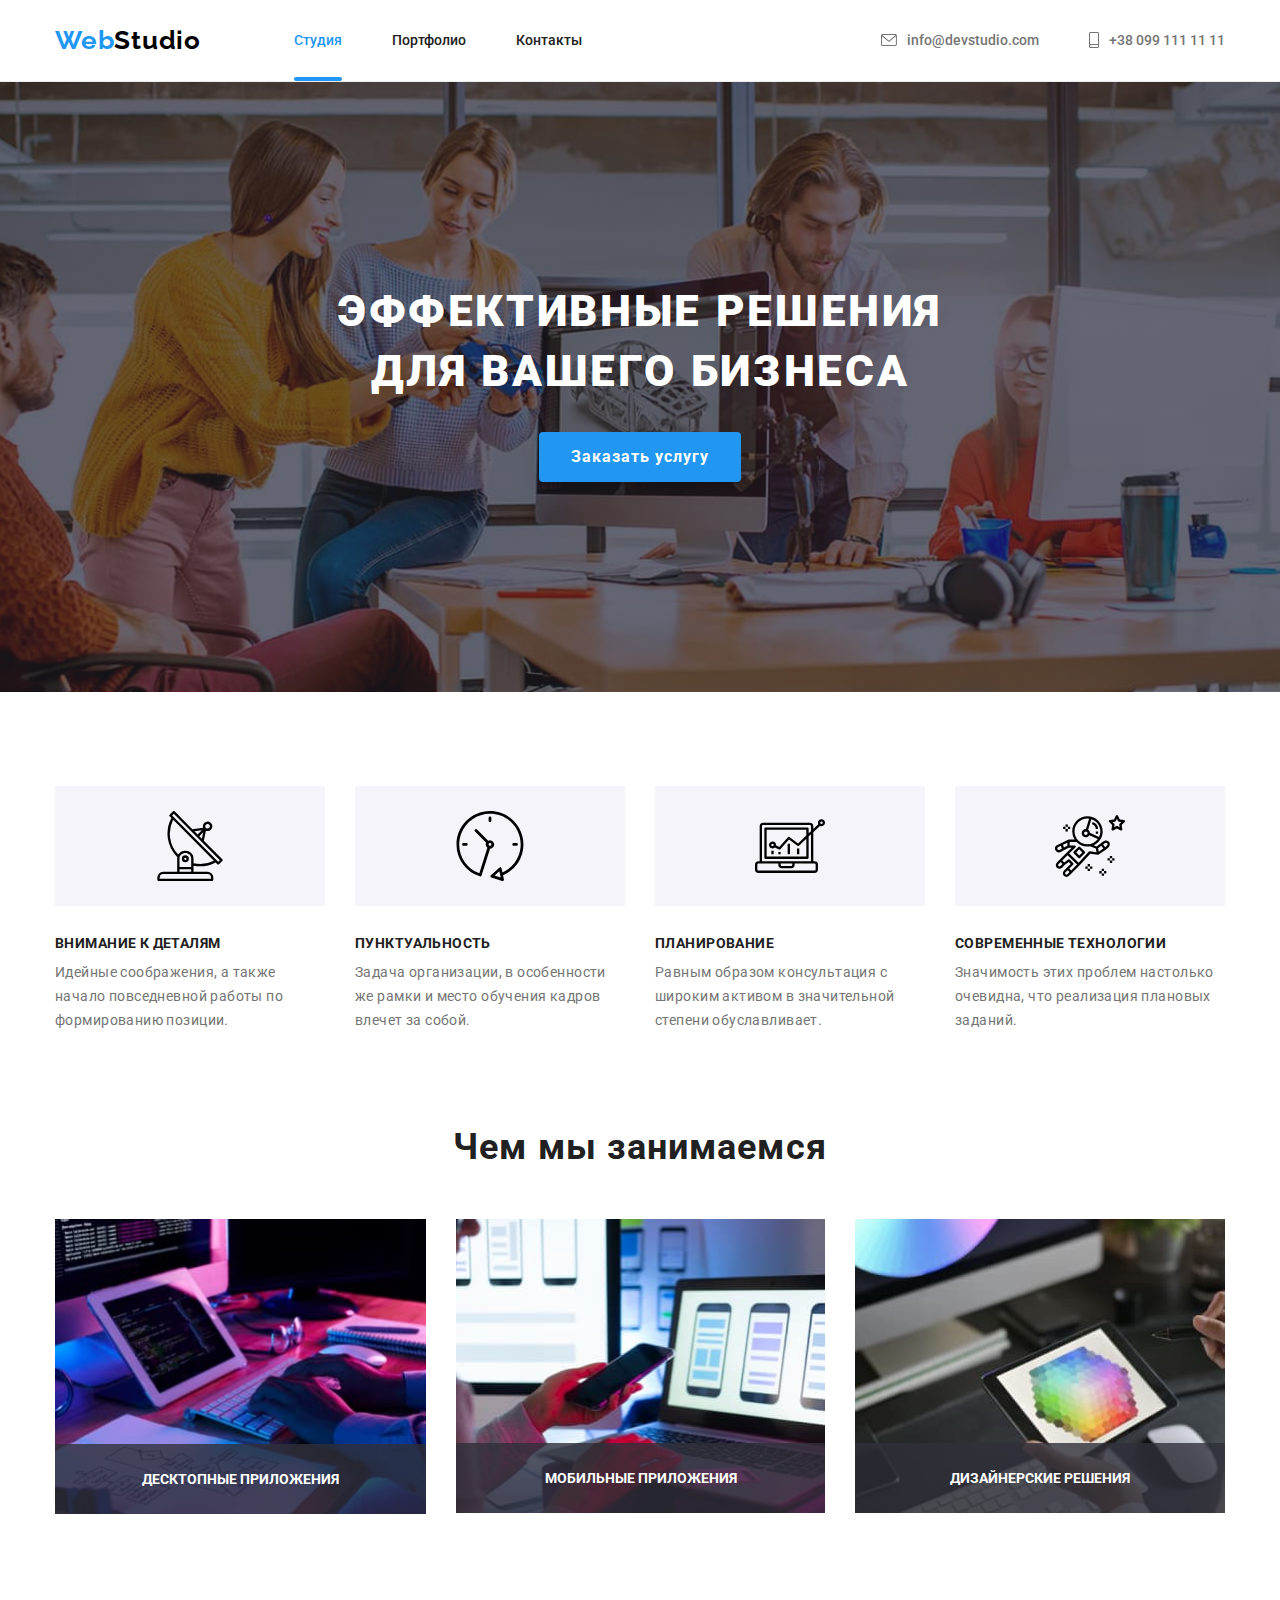
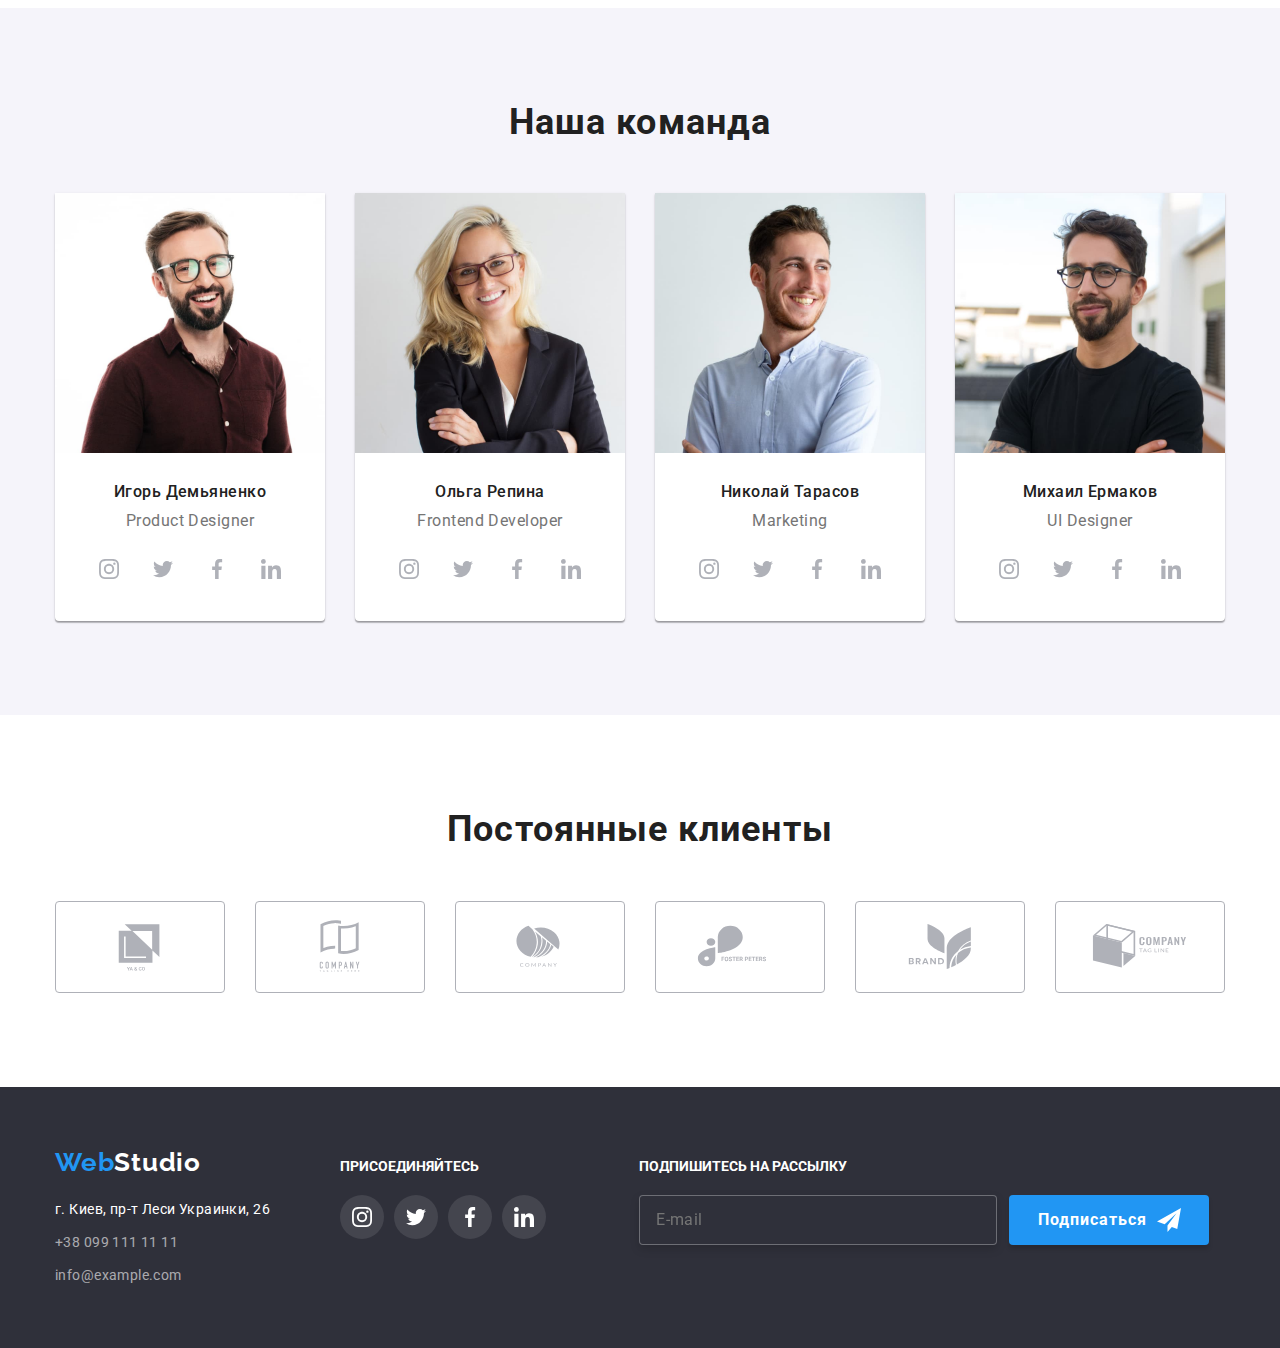
<file: index.html>
<!DOCTYPE html>
<html lang="ru">
  <head>
    <meta charset="UTF-8" />
    <meta http-equiv="X-UA-Compatible" content="IE=edge" />
    <meta name="viewport" content="width=device-width, initial-scale=1.0" />
    <link
      href="https://fonts.googleapis.com/css2?family=Raleway:wght@700&family=Roboto:wght@400;500;700;900&display=swap"
      rel="stylesheet"
    />
    <link
      rel="stylesheet"
      href="https://cdnjs.cloudflare.com/ajax/libs/modern-normalize/1.1.0/modern-normalize.min.css"
    />
    <link rel="stylesheet" href="./css/style.css" />
    <title>WebStudio</title>
  </head>
  <body class="body">
    <header class="header">
      <div class="container cont-nav">
        <a class="logo" href="index.html" lang="en"> <span class="logo-web">Web</span>Studio</a>
        <nav>
          <ul class="nav-page list">
            <li class="item"><a href="./index.html" class="link current">Студия</a></li>
            <li class="item"><a href="./portfolio.html" class="link">Портфолио</a></li>
            <li class="item"><a href="Контакты" class="link">Контакты</a></li>
          </ul>
        </nav>
        <ul class="nav-contact list">
          <li class="item">
            <a class="link contact-link" href="mailto:info@devstudio.com">
              <svg class="contact-envelope" width="16" height="12">
                <use href="./images/icons/sprite.svg#icon-envelope"></use>
              </svg>
              info@devstudio.com</a
            >
          </li>
          <li class="item">
            <a class="link contact-link" href="tel:+380991111111">
              <svg class="contact-phone" width="10" height="16">
                <use href="./images/icons/sprite.svg#icon-smartphone"></use>
              </svg>
              +38 099 111 11 11</a
            >
          </li>
        </ul>
      </div>
    </header>
    <main class="main">
      <section class="effect section overlay">
        <div class="container">
          <h1 class="effect-text">
            Эффективные решения <br />
            для вашего бизнеса
          </h1>
          <button type="button" class="button button-ef" data-modal-open>Заказать услугу</button>
        </div>
        <div class="backdrop is-hidden" data-modal>
          <div class="modal">
            <button class="close-button" type="button" data-modal-close aria-label="Закрыть окно">
              <svg class="close-modal" width="18" height="18">
                <use href="./images/icons/sprite.svg#icon-close"></use>
              </svg>
            </button>

            <form class="order-form" autocomplete="off">
              <span class="modal-title">Оставьте свои данные, мы вам перезвоним</span>
              <label class="form-field">
                <span class="form-label">Имя</span>
                <span class="form-input-container">
                  <input class="form-input" name="name" type="text" />
                  <svg class="form-input-icon" width="18" height="18">
                    <use href="./images/icons/sprite.svg#icon-person"></use>
                  </svg>
                </span>
              </label>
              <label class="form-field">
                <span class="form-label">Телефон</span>
                <span class="form-input-container">
                  <input class="form-input" name="phone" type="tel" />
                  <svg class="form-input-icon" width="18" height="18">
                    <use href="./images/icons/sprite.svg#icon-tel"></use>
                  </svg>
                </span>
              </label>
              <label class="form-field">
                <span class="form-label">Почта</span>
                <span class="form-input-container">
                  <input class="form-input" name="email" type="email" />
                  <svg class="form-input-icon" width="18" height="18">
                    <use href="./images/icons/sprite.svg#icon-mail"></use>
                  </svg>
                </span>
              </label>
              <label class="form-field comments">
                <span class="form-label">Комментарий</span>
                <textarea
                  class="form-comments"
                  name="comments"
                  placeholder="Введите текст"
                ></textarea>
              </label>
              <label class="form-checkbox">
                <span class="checkbox-container">
                  <input class="checkbox" name="agreement" type="checkbox" />
                  <svg class="checkbox-icon-checked" width="16" height="15">
                    <use href="./images/icons/sprite.svg#icon-check"></use>
                  </svg>
                  <span class="checkbox-icon-unchecked"></span>
                </span>
                <span class="checkbox-label">
                  Соглашаюсь с рассылкой и принимаю
                  <a class="checkbox-label-link" href="" target="_blank" rel="noopener noreferrer"
                    >Условия договора</a
                  >
                </span>
              </label>
              <button class="btn_send button-ef button" type="submit">Отправить</button>
            </form>
          </div>
        </div>
      </section>
      <section class="section">
        <div class="container">
          <h2 hidden>Особенности</h2>
          <ul class="feature list cont-feature">
            <li class="feature-title-item">
              <div class="feature-icon-bg">
                <svg class="feature-title-icon" width="70" height="70">
                  <use href="./images/icons/sprite.svg#icon-antenna"></use>
                </svg>
              </div>
              <h3 class="feature-title">Внимание к деталям</h3>
              <p class="feature-text">
                Идейные соображения, а также начало повседневной работы по формированию позиции.
              </p>
            </li>
            <li class="feature-title-item">
              <div class="feature-icon-bg">
                <svg class="feature-title-icon" width="70" height="70">
                  <use href="./images/icons/sprite.svg#icon-clock"></use>
                </svg>
              </div>
              <h3 class="feature-title">Пунктуальность</h3>
              <p class="feature-text">
                Задача организации, в особенности же рамки и место обучения кадров влечет за собой.
              </p>
            </li>
            <li class="feature-title-item">
              <div class="feature-icon-bg">
                <svg class="feature-title-icon" width="70" height="70">
                  <use href="./images/icons/sprite.svg#icon-diagram"></use>
                </svg>
              </div>
              <h3 class="feature-title">Планирование</h3>
              <p class="feature-text">
                Равным образом консультация с широким активом в значительной степени обуславливает.
              </p>
            </li>
            <li class="feature-title-item">
              <div class="feature-icon-bg">
                <svg class="feature-title-icon" width="70" height="70">
                  <use href="./images/icons/sprite.svg#icon-astronaut"></use>
                </svg>
              </div>
              <h3 class="feature-title">Современные технологии</h3>
              <p class="feature-text">
                Значимость этих проблем настолько очевидна, что реализация плановых заданий.
              </p>
            </li>
          </ul>
        </div>
      </section>
      <section class="section sect-task">
        <div class="container">
          <h2 class="task-list team-plus">Чем мы занимаемся</h2>
          <ul class="list task-title">
            <li class="task-item">
              <div class="task-name">
                <img
                  class="img"
                  src="./images/img_pc.jpg"
                  alt="Работа на ПК"
                  width="371"
                  height="294"
                />
                <div class="task-container">
                  <p class="task-text">ДЕСКТОПНЫЕ ПРИЛОЖЕНИЯ</p>
                </div>
              </div>
            </li>
            <li class="task-item">
              <div class="task-name">
                <img
                  class="img"
                  src="./images/img_phone.jpg"
                  alt="Работа на телефоне"
                  width="370"
                  height="294"
                />
                <div class="task-container">
                  <p class="task-text">МОБИЛЬНЫЕ ПРИЛОЖЕНИЯ</p>
                </div>
              </div>
            </li>
            <li class="task-item">
              <div class="task-name">
                <img
                  class="img"
                  src="./images/img_tab.jpg"
                  alt="Работа на планшете"
                  width="370"
                  height="294"
                />
                <div class="task-container">
                  <p class="task-text">ДИЗАЙНЕРСКИЕ РЕШЕНИЯ</p>
                </div>
              </div>
            </li>
          </ul>
        </div>
      </section>
      <section class="company section">
        <div class="container">
          <h2 class="company-title team-plus">Наша команда</h2>
          <ul class="company-cont company-list list">
            <li class="item-team">
              <img
                class="img"
                src="./images/img_PD.jpg"
                alt="Product Designer"
                width="270"
                height="260"
              />
              <div class="team-text">
                <h3 class="company-party">Игорь Демьяненко</h3>
                <p class="company-post" lang="en">Product Designer</p>
                <ul class="list company-social-list">
                  <li class="social-link-list">
                    <a href="" class="company-link-social" aria-label="instagram">
                      <svg class="company-social" width="20" height="20">
                        <use href="./images/icons/sprite.svg#icon-instagram"></use>
                      </svg>
                    </a>
                  </li>
                  <li class="social-link-list">
                    <a href="" class="company-link-social" aria-label="twitter">
                      <svg class="company-social" width="20" height="20">
                        <use href="./images/icons/sprite.svg#icon-twitter"></use>
                      </svg>
                    </a>
                  </li>
                  <li class="social-link-list">
                    <a href="" class="company-link-social" aria-label="facebook">
                      <svg class="company-social" width="20" height="20">
                        <use href="./images/icons/sprite.svg#icon-facebook"></use>
                      </svg>
                    </a>
                  </li>
                  <li class="social-link-list">
                    <a href="" class="company-link-social" aria-label="linkedin">
                      <svg class="company-social" width="20" height="20">
                        <use href="./images/icons/sprite.svg#icon-linkedin"></use>
                      </svg>
                    </a>
                  </li>
                </ul>
              </div>
            </li>
            <li class="item-team">
              <img
                class="img"
                src="./images/img_FD.jpg"
                alt="Frontend Developer"
                width="270"
                height="260"
              />
              <div class="team-text">
                <h3 class="company-party">Ольга Репина</h3>
                <p class="company-post" lang="en">Frontend Developer</p>
                <ul class="list company-social-list">
                  <li class="social-link-list">
                    <a href="" class="company-link-social" aria-label="instagram">
                      <svg class="company-social" width="20" height="20">
                        <use href="./images/icons/sprite.svg#icon-instagram"></use>
                      </svg>
                    </a>
                  </li>
                  <li class="social-link-list">
                    <a href="" class="company-link-social" aria-label="twitter">
                      <svg class="company-social" width="20" height="20">
                        <use href="./images/icons/sprite.svg#icon-twitter"></use>
                      </svg>
                    </a>
                  </li>
                  <li class="social-link-list">
                    <a href="" class="company-link-social" aria-label="facebook">
                      <svg class="company-social" width="20" height="20">
                        <use href="./images/icons/sprite.svg#icon-facebook"></use>
                      </svg>
                    </a>
                  </li>
                  <li class="social-link-list">
                    <a href="" class="company-link-social" aria-label="linkedin">
                      <svg class="company-social" width="20" height="20">
                        <use href="./images/icons/sprite.svg#icon-linkedin"></use>
                      </svg>
                    </a>
                  </li>
                </ul>
              </div>
            </li>
            <li class="item-team">
              <img class="img" src="./images/img_M.jpg" alt="Marketing" width="270" height="260" />
              <div class="team-text">
                <h3 class="company-party">Николай Тарасов</h3>
                <p class="company-post" lang="en">Marketing</p>
                <ul class="list company-social-list">
                  <li class="social-link-list">
                    <a href="" class="company-link-social" aria-label="instagram">
                      <svg class="company-social" width="20" height="20">
                        <use href="./images/icons/sprite.svg#icon-instagram"></use>
                      </svg>
                    </a>
                  </li>
                  <li class="social-link-list">
                    <a href="" class="company-link-social" aria-label="twitter">
                      <svg class="company-social" width="20" height="20">
                        <use href="./images/icons/sprite.svg#icon-twitter"></use>
                      </svg>
                    </a>
                  </li>
                  <li class="social-link-list">
                    <a href="" class="company-link-social" aria-label="facebook">
                      <svg class="company-social" width="20" height="20">
                        <use href="./images/icons/sprite.svg#icon-facebook"></use>
                      </svg>
                    </a>
                  </li>
                  <li class="social-link-list">
                    <a href="" class="company-link-social" aria-label="linkedin">
                      <svg class="company-social" width="20" height="20">
                        <use href="./images/icons/sprite.svg#icon-linkedin"></use>
                      </svg>
                    </a>
                  </li>
                </ul>
              </div>
            </li>
            <li class="item-team">
              <img
                class="img"
                src="./images/img_UI.jpg"
                alt="UI Designer"
                width="270"
                height="260"
              />
              <div class="team-text">
                <h3 class="company-party">Михаил Ермаков</h3>
                <p class="company-post" lang="en">UI Designer</p>
                <ul class="list company-social-list">
                  <li class="social-link-list">
                    <a href="" class="company-link-social" aria-label="instagram">
                      <svg class="company-social" width="20" height="20">
                        <use href="./images/icons/sprite.svg#icon-instagram"></use>
                      </svg>
                    </a>
                  </li>
                  <li class="social-link-list">
                    <a href="" class="company-link-social" aria-label="twitter">
                      <svg class="company-social" width="20" height="20">
                        <use href="./images/icons/sprite.svg#icon-twitter"></use>
                      </svg>
                    </a>
                  </li>
                  <li class="social-link-list">
                    <a href="" class="company-link-social" aria-label="facebook">
                      <svg class="company-social" width="20" height="20">
                        <use href="./images/icons/sprite.svg#icon-facebook"></use>
                      </svg>
                    </a>
                  </li>
                  <li class="social-link-list">
                    <a href="" class="company-link-social" aria-label="linkedin">
                      <svg class="company-social" width="20" height="20">
                        <use href="./images/icons/sprite.svg#icon-linkedin"></use>
                      </svg>
                    </a>
                  </li>
                </ul>
              </div>
            </li>
          </ul>
        </div>
      </section>
      <section class="section clients">
        <div class="container">
          <h2 class="clients-title">Постоянные клиенты</h2>
          <ul class="list-clients list">
            <li class="item-clients">
              <a class="link-clients" href="">
                <svg class="icon-clients" width="106" height="60">
                  <use href="./images/icons/sprite.svg#icon-Logo1"></use>
                </svg>
              </a>
            </li>
            <li class="item-clients">
              <a class="link-clients" href="">
                <svg class="icon-clients" width="106" height="60">
                  <use href="./images/icons/sprite.svg#icon-Logo2"></use>
                </svg>
              </a>
            </li>
            <li class="item-clients">
              <a class="link-clients" href="">
                <svg class="icon-clients" width="106" height="60">
                  <use href="./images/icons/sprite.svg#icon-Logo3"></use>
                </svg>
              </a>
            </li>
            <li class="item-clients">
              <a class="link-clients" href="">
                <svg class="icon-clients" width="106" height="60">
                  <use href="./images/icons/sprite.svg#icon-Logo4"></use>
                </svg>
              </a>
            </li>
            <li class="item-clients">
              <a class="link-clients" href="">
                <svg class="icon-clients" width="106" height="60">
                  <use href="./images/icons/sprite.svg#icon-Logo5"></use>
                </svg>
              </a>
            </li>
            <li class="item-clients">
              <a class="link-clients" href="">
                <svg class="icon-clients" width="106" height="60">
                  <use href="./images/icons/sprite.svg#icon-Logo6"></use>
                </svg>
              </a>
            </li>
          </ul>
        </div>
      </section>
    </main>
    <footer class="footer">
      <div class="container cont-footer">
        <div class="adress">
          <a class="logo" href="./index.html" lang="en">
            <span class="logo-web">Web</span><span class="footer-logo">Studio</span></a
          >

          <address>
            <ul class="footer-adress list">
              <li class="adr-item">
                <a class="link" href="https://goo.gl/maps/iKXkamstdU8A9RDW7"
                  >г. Киев, пр-т Леси Украинки, 26</a
                >
              </li>
              <li class="adr-item">
                <a class="link telmail" href="tel:+380991111111">+38 099 111 11 11</a>
              </li>
              <li class="adr-item">
                <a class="link telmail" href="mailto:info@example.com">info@example.com</a>
              </li>
            </ul>
          </address>
        </div>
        <div class="content">
          <h4>ПРИСОЕДИНЯЙТЕСЬ</h4>
          <ul class="social-network-footer list">
            <li class="social-footer">
              <a class="social-link-footer" href="" aria-label="Instagram">
                <svg class="network-footer" width="20" height="20">
                  <use href="./images/icons/sprite.svg#icon-instagram"></use>
                </svg>
              </a>
            </li>
            <li class="social-footer">
              <a class="social-link-footer" href="" aria-label="Twitter">
                <svg class="network-footer" width="20" height="20">
                  <use href="./images/icons/sprite.svg#icon-twitter"></use>
                </svg>
              </a>
            </li>
            <li class="social-footer">
              <a class="social-link-footer" href="" aria-label="Facebook">
                <svg class="network-footer" width="20" height="20">
                  <use href="./images/icons/sprite.svg#icon-facebook"></use>
                </svg>
              </a>
            </li>
            <li class="social-footer">
              <a class="social-link-footer" href="" aria-label="LinkedIn">
                <svg class="network-footer" width="20" height="20">
                  <use href="./images/icons/sprite.svg#icon-linkedin"></use>
                </svg>
              </a>
            </li>
          </ul>
        </div>
        <div class="footer_connect">
          <h4>ПОДПИШИТЕСЬ НА РАССЫЛКУ</h4>
          <form class="footer_connect_telegram">
            <label class="footer_connect-field">
              <input
                class="footer_connect-input"
                name="footer-email"
                type="email"
                placeholder="E-mail"
              />
            </label>

            <button type="submit" class="button footer_connect_btn">Подписаться</button>
            <svg class="footer_connect-icon" width="24" height="24">
              <use href="./images/icons/sprite.svg#icon-telegram"></use>
            </svg>
          </form>
        </div>
      </div>
    </footer>
    <script src="./js/modal.js"></script>
  </body>
</html>
</file>
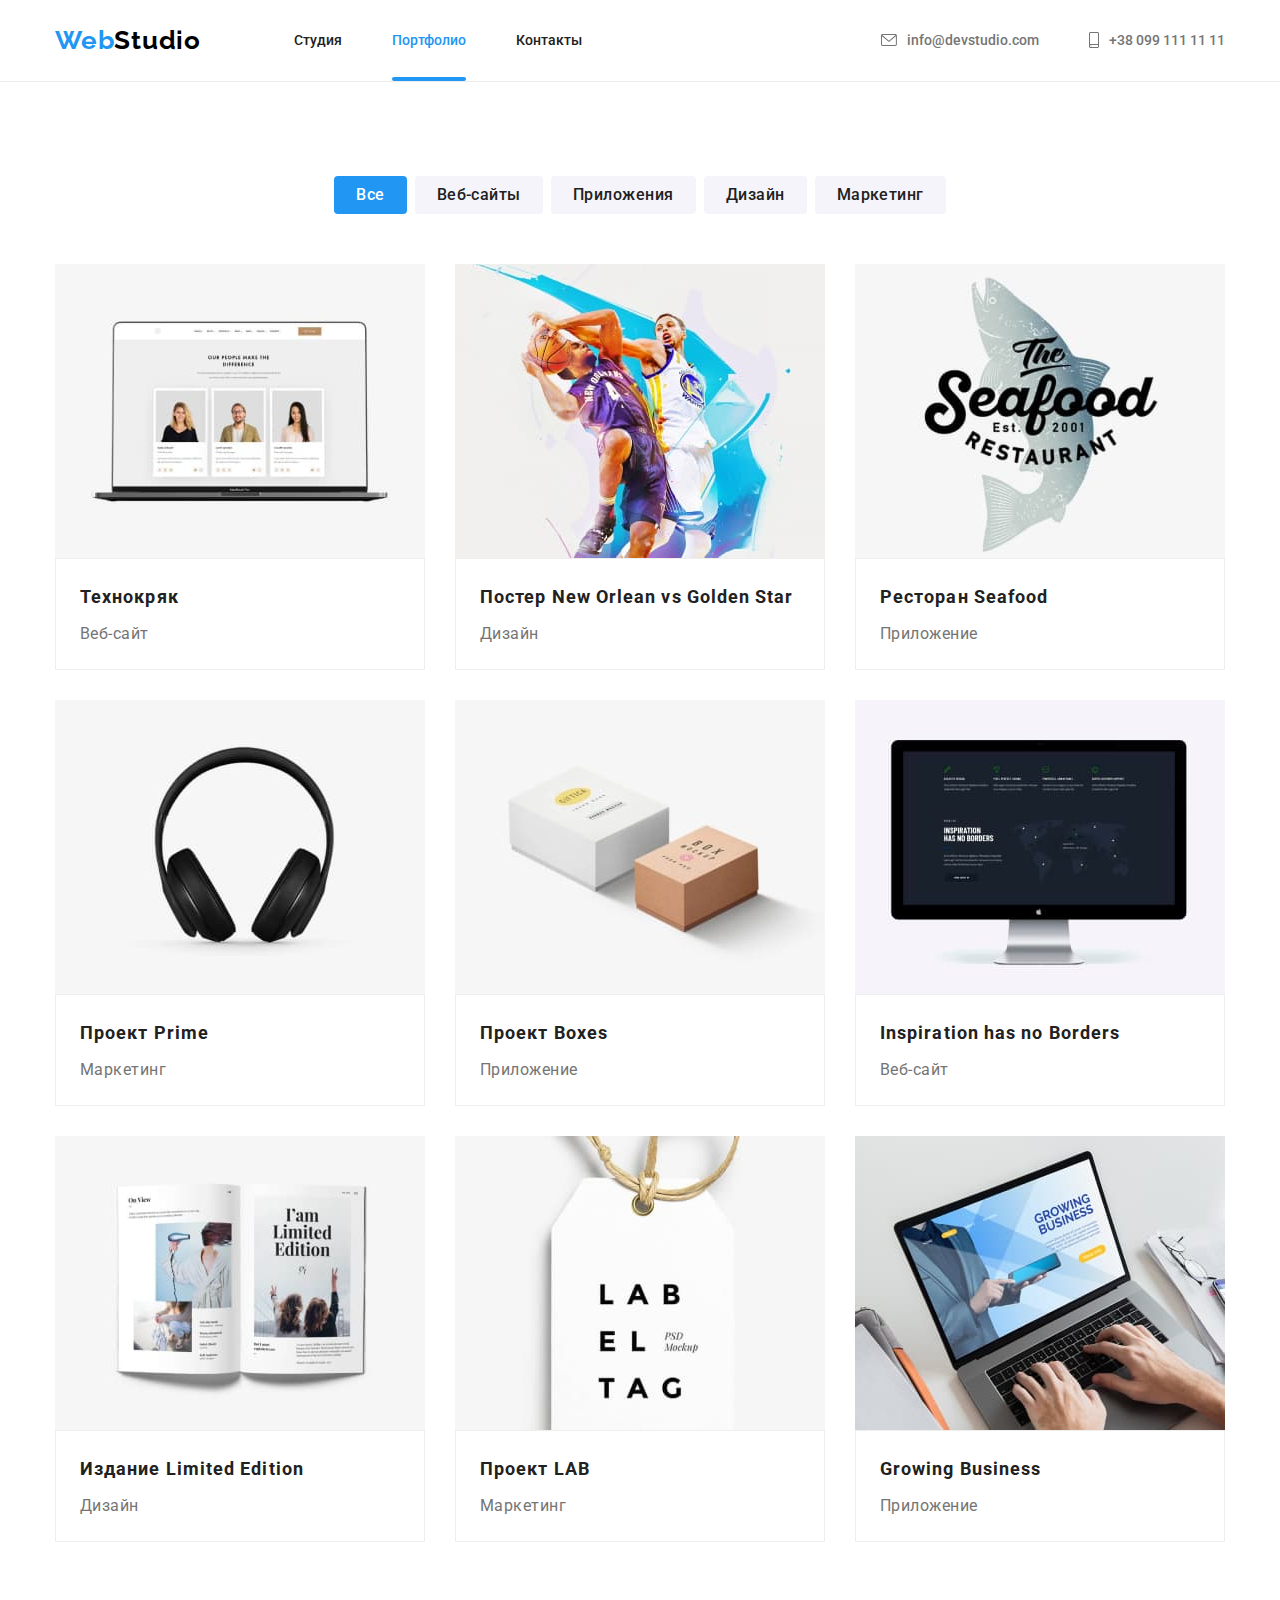
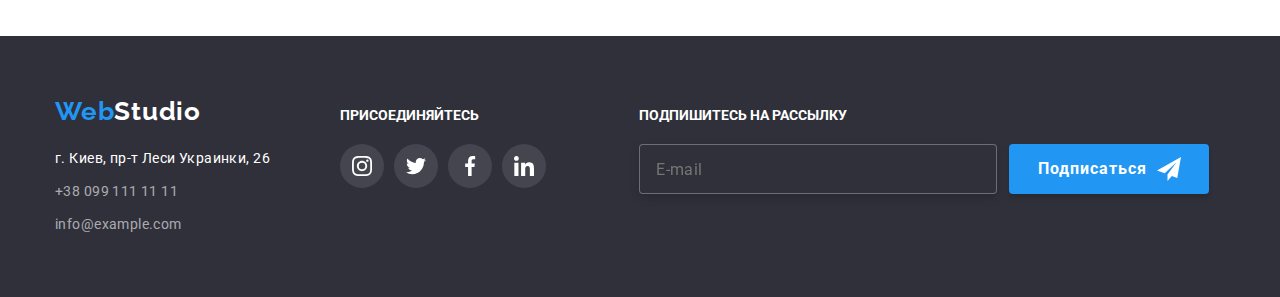
<file: portfolio.html>
<!DOCTYPE html>
<html lang="ru">
  <head>
    <meta charset="UTF-8" />
    <meta http-equiv="X-UA-Compatible" content="IE=edge" />
    <meta name="viewport" content="width=device-width, initial-scale=1.0" />
    <link
      href="https://fonts.googleapis.com/css2?family=Raleway:wght@700&family=Roboto:wght@400;500;700;900&display=swap"
      rel="stylesheet"
    />
    <link
      rel="stylesheet"
      href="https://cdnjs.cloudflare.com/ajax/libs/modern-normalize/1.1.0/modern-normalize.min.css"
    />
    <link rel="stylesheet" href="./css/style.css" />
    <title>Portfolio</title>
  </head>
  <body class="body portfolio">
    <header class="header">
      <div class="container cont-nav">
        <a class="logo" href="index.html" lang="en"> <span class="logo-web">Web</span>Studio</a>
        <nav>
          <ul class="nav-page list">
            <li class="item"><a href="./index.html" class="link">Студия</a></li>
            <li class="item"><a href="./portfolio.html" class="link current">Портфолио</a></li>
            <li class="item"><a href="Контакты" class="link">Контакты</a></li>
          </ul>
        </nav>
        <ul class="nav-contact list">
          <li class="item">
            <a class="link contact-link" href="mailto:info@devstudio.com">
              <svg class="contact-envelope" width="16" height="12">
                <use href="./images/icons/sprite.svg#icon-envelope"></use>
              </svg>
              info@devstudio.com</a
            >
          </li>
          <li class="item">
            <a class="link contact-link" href="tel:+380991111111">
              <svg class="contact-phone" width="10" height="16">
                <use href="./images/icons/sprite.svg#icon-smartphone"></use>
              </svg>
              +38 099 111 11 11</a
            >
          </li>
        </ul>
      </div>
    </header>
    <main>
      <section class="section">
        <div class="container">
          <h2 hidden>Фильтр</h2>
          <ul class="filter">
            <li class="cont-filt">
              <button type="button" class="button button-filt current">Все</button>
            </li>
            <li class="cont-filt">
              <button type="button" class="button button-filt">Веб-сайты</button>
            </li>
            <li class="cont-filt">
              <button type="button" class="button button-filt">Приложения</button>
            </li>
            <li class="cont-filt">
              <button type="button" class="button button-filt">Дизайн</button>
            </li>
            <li class="cont-filt">
              <button type="button" class="button button-filt">Маркетинг</button>
            </li>
          </ul>
          <ul class="gallery">
            <li class="gallery-item">
              <a class="gallery-link" href="">
                <div class="item-container">
                  <img
                    class="img"
                    src="./images/img_nn.jpg"
                    alt="Технокряк"
                    width="370"
                    height="294"
                  />
                  <div class="item-thumb">
                    <p class="thump-gallery">
                      Ресурс предлагает комплексные предложения с разным уровнем функционала и
                      сервисов. Все это позволит посетителю получить исчерпывающие сведения о
                      компании или частном лице.
                    </p>
                  </div>
                </div>
                <div class="gallery-text">
                  <h2 class="gallery-name">Технокряк</h2>
                  <p class="gallery-comment">Веб-сайт</p>
                </div>
              </a>
            </li>
            <li class="gallery-item">
              <a class="gallery-link" href="">
                <div class="item-container">
                  <img
                    class="img"
                    src="./images/img_bb.jpg"
                    alt="Постер New Orlean vs Golden Star"
                    width="370"
                    height="294"
                  />
                  <div class="item-thumb">
                    <p class="thump-gallery">
                      Ресурс предлагает комплексные предложения с разным уровнем функционала и
                      сервисов. Все это позволит посетителю получить исчерпывающие сведения о
                      компании или частном лице.
                    </p>
                  </div>
                </div>
                <div class="gallery-text">
                  <h2 class="gallery-name">Постер New Orlean vs Golden Star</h2>
                  <p class="gallery-comment">Дизайн</p>
                </div>
              </a>
            </li>
            <li class="gallery-item">
              <a class="gallery-link" href="">
                <div class="item-container">
                  <img
                    class="img"
                    src="./images/img_sea.jpg"
                    alt="Ресторан Seafood"
                    width="370"
                    height="294"
                  />
                  <div class="item-thumb">
                    <p class="thump-gallery">
                      Ресурс предлагает комплексные предложения с разным уровнем функционала и
                      сервисов. Все это позволит посетителю получить исчерпывающие сведения о
                      компании или частном лице.
                    </p>
                  </div>
                </div>
                <div class="gallery-text">
                  <h2 class="gallery-name">Ресторан Seafood</h2>
                  <p class="gallery-comment">Приложение</p>
                </div>
              </a>
            </li>
            <li class="gallery-item">
              <a class="gallery-link" href="">
                <div class="item-container">
                  <img
                    class="img"
                    src="./images/img_na.jpg"
                    alt="Проект Prime"
                    width="370"
                    height="294"
                  />
                  <div class="item-thumb">
                    <p class="thump-gallery">
                      Ресурс предлагает комплексные предложения с разным уровнем функционала и
                      сервисов. Все это позволит посетителю получить исчерпывающие сведения о
                      компании или частном лице.
                    </p>
                  </div>
                </div>
                <div class="gallery-text">
                  <h2 class="gallery-name">Проект Prime</h2>
                  <p class="gallery-comment">Маркетинг</p>
                </div>
              </a>
            </li>
            <li class="gallery-item">
              <a class="gallery-link" href="">
                <div class="item-container">
                  <img
                    class="img"
                    src="./images/img_box.jpg"
                    alt="Проект Boxes"
                    width="370"
                    height="294"
                  />
                  <div class="item-thumb">
                    <p class="thump-gallery">
                      Ресурс предлагает комплексные предложения с разным уровнем функционала и
                      сервисов. Все это позволит посетителю получить исчерпывающие сведения о
                      компании или частном лице.
                    </p>
                  </div>
                </div>
                <div class="gallery-text">
                  <h2 class="gallery-name">Проект Boxes</h2>
                  <p class="gallery-comment">Приложение</p>
                </div>
              </a>
            </li>
            <li class="gallery-item">
              <a class="gallery-link" href="">
                <div class="item-container">
                  <img
                    class="img"
                    src="./images/img_d.jpg"
                    alt="Inspiration has no Borders"
                    width="370"
                    height="294"
                  />
                  <div class="item-thumb">
                    <p class="thump-gallery">
                      Ресурс предлагает комплексные предложения с разным уровнем функционала и
                      сервисов. Все это позволит посетителю получить исчерпывающие сведения о
                      компании или частном лице.
                    </p>
                  </div>
                </div>
                <div class="gallery-text">
                  <h2 class="gallery-name" lang="en">Inspiration has no Borders</h2>
                  <p class="gallery-comment">Веб-сайт</p>
                </div>
              </a>
            </li>
            <li class="gallery-item">
              <a class="gallery-link" href="">
                <div class="item-container">
                  <img
                    class="img"
                    src="./images/img_b.jpg"
                    alt="Издание Limited Edition"
                    width="370"
                    height="294"
                  />
                  <div class="item-thumb">
                    <p class="thump-gallery">
                      Ресурс предлагает комплексные предложения с разным уровнем функционала и
                      сервисов. Все это позволит посетителю получить исчерпывающие сведения о
                      компании или частном лице.
                    </p>
                  </div>
                </div>
                <div class="gallery-text">
                  <h2 class="gallery-name">Издание Limited Edition</h2>
                  <p class="gallery-comment">Дизайн</p>
                </div>
              </a>
            </li>
            <li class="gallery-item">
              <a class="gallery-link" href="">
                <div class="item-container">
                  <img
                    class="img"
                    src="./images/img_lab.jpg"
                    alt="Проект LAB"
                    width="370"
                    height="294"
                  />
                  <div class="item-thumb">
                    <p class="thump-gallery">
                      Ресурс предлагает комплексные предложения с разным уровнем функционала и
                      сервисов. Все это позволит посетителю получить исчерпывающие сведения о
                      компании или частном лице.
                    </p>
                  </div>
                </div>
                <div class="gallery-text">
                  <h2 class="gallery-name">Проект LAB</h2>
                  <p class="gallery-comment">Маркетинг</p>
                </div>
              </a>
            </li>
            <li class="gallery-item">
              <a class="gallery-link" href="">
                <div class="item-container">
                  <img
                    class="img"
                    src="./images/img_n.jpg"
                    alt="Growing Business"
                    width="370"
                    height="294"
                  />
                  <div class="item-thumb">
                    <p class="thump-gallery">
                      Ресурс предлагает комплексные предложения с разным уровнем функционала и
                      сервисов. Все это позволит посетителю получить исчерпывающие сведения о
                      компании или частном лице.
                    </p>
                  </div>
                </div>
                <div class="gallery-text">
                  <h2 class="gallery-name" lang="en">Growing Business</h2>
                  <p class="gallery-comment">Приложение</p>
                </div>
              </a>
            </li>
          </ul>
        </div>
      </section>
    </main>
    <footer class="footer">
      <div class="container cont-footer">
        <div class="adress">
          <a class="logo" href="./index.html" lang="en">
            <span class="logo-web">Web</span><span class="footer-logo">Studio</span></a
          >

          <address>
            <ul class="footer-adress list">
              <li class="adr-item">
                <a class="link" href="https://goo.gl/maps/iKXkamstdU8A9RDW7"
                  >г. Киев, пр-т Леси Украинки, 26</a
                >
              </li>
              <li class="adr-item">
                <a class="link telmail" href="tel:+380991111111">+38 099 111 11 11</a>
              </li>
              <li class="adr-item">
                <a class="link telmail" href="mailto:info@example.com">info@example.com</a>
              </li>
            </ul>
          </address>
        </div>
        <div class="content">
          <h4>ПРИСОЕДИНЯЙТЕСЬ</h4>
          <ul class="social-network-footer list">
            <li class="social-footer">
              <a class="social-link-footer" href="" aria-label="Instagram">
                <svg class="network-footer" width="20" height="20">
                  <use href="./images/icons/sprite.svg#icon-instagram"></use>
                </svg>
              </a>
            </li>
            <li class="social-footer">
              <a class="social-link-footer" href="" aria-label="Twitter">
                <svg class="network-footer" width="20" height="20">
                  <use href="./images/icons/sprite.svg#icon-twitter"></use>
                </svg>
              </a>
            </li>
            <li class="social-footer">
              <a class="social-link-footer" href="" aria-label="Facebook">
                <svg class="network-footer" width="20" height="20">
                  <use href="./images/icons/sprite.svg#icon-facebook"></use>
                </svg>
              </a>
            </li>
            <li class="social-footer">
              <a class="social-link-footer" href="" aria-label="LinkedIn">
                <svg class="network-footer" width="20" height="20">
                  <use href="./images/icons/sprite.svg#icon-linkedin"></use>
                </svg>
              </a>
            </li>
          </ul>
        </div>
        <div class="footer_connect">
          <h4>ПОДПИШИТЕСЬ НА РАССЫЛКУ</h4>
          <form class="footer_connect_telegram">
            <label class="footer_connect-field">
              <input
                class="footer_connect-input"
                name="footer-email"
                type="email"
                placeholder="E-mail"
              />
            </label>

            <button type="submit" class="button footer_connect_btn">Подписаться</button>
            <svg class="footer_connect-icon" width="24" height="24">
              <use href="./images/icons/sprite.svg#icon-telegram"></use>
            </svg>
          </form>
        </div>
      </div>
    </footer>
  </body>
</html>
</file>
<file: css/style.css>
/*Переменные для цветовой палитры*/
:root {
  --hover-color: #2196f3;
  --white-color: #fff;
  --black-color: #000;
  --title-color: #757575;
  --back-color-ef: #2f303a;
  --box-shadow: rgba(0, 0, 0, 0.15);
  --back-company: #f5f4fa;
  --telmail: rgba(255, 255, 255, 0.6);
  --button-back: #f5f4fa;
  --back-portfolio: #e5e5e5;
  --shadow-filt01: rgba(0, 0, 0, 0.1);
  --shadow-filt08: rgba(0, 0, 0, 0.08);
  --shadow-filt012: rgba(0, 0, 0, 0.12);
  --head-color: #212121;
  --back-color-button: #188ce8;
  --border-color: #ececec;
  --border-portfolio: #eeeeee;
  --color-icon: #afb1b8;
}
/*Основное для страницы*/
html {
  box-sizing: border-box;
}
*,
*::before,
*::after {
  box-sizing: inherit;
}

h1,
h2,
h3,
h4,
h5,
h6,
p,
ul {
  margin-top: 0;
  margin-bottom: 0;
}
ul {
  padding-left: 0;
}

.container {
  width: 1200px;
  margin: 0 auto;
  padding-left: 15px;
  padding-right: 15px;
}

.section {
  padding-top: 94px;
  padding-bottom: 94px;
}

.list,
.main .company-list,
.task-list,
.company-title,
.clients-title,
.gallery {
  list-style-type: none;
  margin: 0;
  padding: 0;
}

.sect-task {
  padding-top: 0px;
}
.body {
  font-family: Roboto, sans-serif;
  font-style: normal;
  font-weight: 400;
  color: var(--title-color);
}

.header {
  border-bottom: 1px solid var(--border-color);
}

.body .header {
  background-color: var(--white-color);
}
.body .button {
  cursor: pointer;
  border: none;
}
/*Шапка страницы*/
.cont-nav {
  display: flex;
  align-items: center;
}
.logo {
  margin-right: 93px;
  margin-top: 25px;
  margin-bottom: 25px;
  font-family: Raleway, sans-serif;
  font-weight: 700;
  text-decoration: none;
  font-size: 26px;
  line-height: 1.19;
  letter-spacing: 0.03em;
  color: var(--black-color);
}
.logo-web {
  color: var(--hover-color);
}
.nav-page,
.nav-contact {
  display: flex;
  list-style-type: none;
  margin-left: auto;

  font-weight: 500;
  font-size: 14px;
}

.nav-page .item:not(:last-child),
.nav-contact .item:not(:last-child) {
  margin-right: 50px;
}

.nav-page .link {
  padding-top: 30px;
  padding-bottom: 30px;
  position: relative;
  text-decoration: none;
  color: var(--head-color);
  transition: 250ms cubic-bezier(0.4, 0, 0.2, 1);
}
.nav-contact .link {
  padding-top: 30px;
  padding-bottom: 30px;

  text-decoration: none;
  color: var(--title-color);
  transition: 250ms cubic-bezier(0.4, 0, 0.2, 1);
}
.nav-page .link.current {
  color: var(--hover-color);
}
.nav-page .link.current::after {
  content: '';

  position: absolute;
  left: 0;
  bottom: -3px;

  width: 100%;
  height: 4px;

  background-color: var(--hover-color);
  border-radius: 2px;
}

.filter .button-filt.current {
  background-color: var(--hover-color);
  color: var(--white-color);
}
.nav-page .link:hover,
.nav-page .link:focus,
.nav-contact .link:hover,
.nav-contact .link:focus,
.footer .link:hover {
  color: var(--hover-color);
  fill: var(--hover-color);
}

/*Эффективные решения*/
.main .effect {
  background-color: var(--back-color-ef);
  padding-top: 200px;
  padding-bottom: 210px;
}
.effect .effect-text {
  font-weight: 900;
  font-size: 44px;
  line-height: 1.36;
  text-align: center;
  letter-spacing: 0.06em;
  text-transform: uppercase;
  color: var(--white-color);
  margin-top: 0;
  margin-bottom: 30px;
}
.effect .button-ef {
  display: block;
  margin: 0 auto;
  padding: 10px 32px;

  font-weight: 700;
  font-size: 16px;
  font-family: inherit;
  line-height: 1.87;
  letter-spacing: 0.06em;
  color: var(--white-color);
  background-color: var(--hover-color);
  box-shadow: 0px 4px 4px var(--box-shadow);
  border-radius: 4px;

  transition: background-color 250ms cubic-bezier(0.4, 0, 0.2, 1);
}
.effect .order-form .btn_send {
  padding: 10px 55px;
}
.effect .button-ef:hover,
.effect .button-ef:focus,
.footer_connect_btn:hover,
.footer_connect_btn:focus {
  background-color: var(--back-color-button);
}
/*Особенности и команда*/
.cont-feature {
  display: flex;
}
.feature-title-item {
  width: 270px;
}
.feature-title-item:not(:last-child) {
  margin-right: 30px;
}

.main .feature {
  list-style-type: none;
}
.feature .feature-title {
  margin: 0;
  font-weight: 700;
  font-size: 14px;
  line-height: 1.14;
  letter-spacing: 0.03em;
  text-transform: uppercase;
  color: var(--head-color);
}
.feature .feature-text {
  margin-top: 10px;
  margin-bottom: 0;
  font-size: 14px;
  line-height: 1.71;
  letter-spacing: 0.03em;
}
.team-plus {
  margin-bottom: 50px;
  font-weight: 700;
  font-size: 36px;
  line-height: 1.16;
  text-align: center;
  letter-spacing: 0.03em;
  color: var(--head-color);
}

.task-title {
  display: flex;
  justify-content: space-between;
}

.company-cont {
  display: flex;
  justify-content: space-between;
}

.company-list:not(:last-child) {
  margin-right: 30px;
}

.task-item:not(:last-child) {
  margin-right: 30px;
}
.main .company {
  background-color: var(--back-company);
}
.company .company-party {
  padding-bottom: 10px;

  font-weight: 500;
  font-size: 16px;
  line-height: 1.18;
  text-align: center;
  letter-spacing: 0.03em;
  color: var(--head-color);
}
.company .company-post {
  font-size: 16px;
  line-height: 1.18;
  text-align: center;
  letter-spacing: 0.03em;
}
.item-team {
  background-color: var(--white-color);
  box-shadow: 0px 1px 3px rgba(0, 0, 0, 0.12), 0px 1px 1px rgba(0, 0, 0, 0.14),
    0px 2px 1px rgba(0, 0, 0, 0.2);
  border-radius: 0px 0px 4px 4px;
}
.team-text {
  padding-top: 30px;
  padding-bottom: 30px;
}
/*Нижний колонтитул*/
.footer {
  background-color: var(--back-color-ef);
}
.adress {
  padding: 60px 0px;
}
.cont-footer {
  display: flex;
}
.adr-item:not(:last-child) {
  margin-bottom: 9px;
}

.footer .footer-logo {
  color: var(--white-color);
}
.footer .footer-adress {
  list-style-type: none;
  padding-top: 20px;
  margin-right: 70px;
}
.footer .link {
  text-decoration: none;
  font-style: normal;
  font-size: 14px;
  line-height: 1.71;
  letter-spacing: 0.03em;
  color: var(--white-color);
}
.footer .telmail {
  color: var(--telmail);
}
/*Портфолио*/

/*Фильтр*/
.filter,
.gallery {
  list-style-type: none;
  font-size: 14px;
}
.filter {
  display: flex;
  justify-content: center;
}
.cont-filt:not(:last-child) {
  margin-right: 8px;
}
.filter .button-filt {
  padding: 6px 22px;

  letter-spacing: 0.06em;
  color: var(--head-color);
  font-family: inherit;
  font-weight: 500;
  font-size: 16px;
  line-height: 1.62;
  letter-spacing: 0.03em;
  background-color: var(--button-back);
  border-radius: 4px;
  transition: 250ms cubic-bezier(0.4, 0, 0.2, 1);
}
.filter .button-filt:hover,
.filter .button-filt:focus {
  background-color: var(--hover-color);
  box-shadow: 0px 3px 1px var(--shadow-filt01), 0px 1px 2px var(--shadow-filt08),
    0px 2px 2px var(--shadow-filt012);
  color: var(--white-color);
}
/*Работы*/
.gallery {
  display: flex;
  flex-wrap: wrap;
  margin-top: 50px;
  /* margin-left: -30px;*/
}
.gallery-item {
  margin-right: 30px;
  margin-bottom: 30px;
}

.gallery-item:nth-child(3n) {
  margin-right: 0px;
}
.gallery-item:nth-last-child(-n + 3) {
  margin-bottom: 0;
}
.gallery .gallery-link {
  text-decoration: none;
  scroll-snap-type: none;
}
.gallery .gallery-name {
  margin-bottom: 4px;
  font-weight: 700;
  font-size: 18px;
  line-height: 2;
  letter-spacing: 0.06em;
  color: var(--head-color);
}
.gallery .gallery-comment {
  font-size: 16px;
  line-height: 1.88;
  letter-spacing: 0.03em;
  color: var(--title-color);
}
.gallery-text {
  padding: 20px 24px;
  border: 1px solid var(--border-portfolio);
}
.img {
  display: block;
  max-width: 100%;
  height: auto;
}
.gallery-link {
  display: inline-block;
  transition: 250ms cubic-bezier(0.4, 0, 0.2, 1);
}
.gallery-link:hover {
  box-shadow: 0px 1px 1px rgba(0, 0, 0, 0.12), 0px 4px 4px rgba(0, 0, 0, 0.06),
    1px 4px 6px rgba(0, 0, 0, 0.16);
}

.overlay {
  background-image: linear-gradient(to top, rgba(47, 48, 58, 0.4), rgba(47, 48, 58, 0.4)),
    url(../images/img_overlay.jpg);
  max-width: 1600px;
  margin-left: auto;
  margin-right: auto;
  background-position: center;
  background-size: cover;
  background-repeat: no-repeat;
}

.contact-envelope,
.contact-phone {
  margin-right: 10px;
  fill: currentColor;
}
.contact-link {
  display: flex;
  align-items: center;
}

.feature-icon-bg {
  display: flex;
  justify-content: center;
  align-items: center;
  width: 100%;
  height: 120px;
  margin-bottom: 30px;
  background-color: var(--button-back);
}
.company-social-list {
  display: flex;
  justify-content: center;
}
.company-link-social {
  fill: var(--color-icon);
}
.company-social-list {
  margin-top: 16px;
}
.company-link-social {
  display: flex;
  justify-content: center;
  align-items: center;
  width: 44px;
  height: 44px;
  border-radius: 50%;
  background-color: var(--white-color);
  transition: 250ms cubic-bezier(0.4, 0, 0.2, 1);
}
.social-link-list:not(:last-child) {
  margin-right: 10px;
}

.company-link-social:hover,
.company-link-social:focus {
  background-color: var(--hover-color);
  fill: var(--white-color);
  filter: drop-shadow(0px 4px 4px rgba(0, 0, 0, 0.25));
}

.clients-title {
  margin-bottom: 50px;
  font-weight: 700;
  font-size: 36px;
  line-height: 1.16;
  text-align: center;
  letter-spacing: 0.03em;
  color: var(--head-color);
}

.list-clients {
  display: flex;
  list-style-type: none;
  padding: 0;
}

.item-clients:not(:last-child) {
  margin-right: 30px;
}

.link-clients {
  display: flex;
  width: 170px;
  height: 92px;
  justify-content: center;
  align-items: center;
  border-radius: 4px;
  border: 1px solid #afb1b8;
  fill: var(--color-icon);
  transition: 250ms cubic-bezier(0.4, 0, 0.2, 1);
}

.link-clients:hover,
.link-clients:focus {
  border: 1px solid #2196f3;
  fill: var(--hover-color);
}

.content {
  padding-top: 72px;
}
h4 {
  margin-top: 0;
  margin-bottom: 20px;
  font-style: bold;
  font-size: 14px;
  line-height: 1.14;
  color: var(--white-color);
}

.social-network-footer {
  display: flex;
  list-style-type: none;
  padding: 0;
}
.social-footer:not(:last-child) {
  margin-right: 10px;
}
.social-link-footer {
  display: flex;
  width: 44px;
  height: 44px;
  border-radius: 50%;
  justify-content: center;
  align-items: center;
  cursor: pointer;
  background-color: rgba(255, 255, 255, 0.1);
  fill: var(--white-color);
  transition: 250ms cubic-bezier(0.4, 0, 0.2, 1);
}

.social-link-footer:hover,
.social-link-footer:focus {
  background-color: var(--hover-color);
  fill: var(--white-color);
}

.task-name {
  position: relative;
}

.task-container {
  width: 100%;
  height: 70px;
  position: absolute;
  display: flex;
  justify-content: center;
  align-items: center;
  bottom: 0px;
  left: 0px;
  color: var(--white-color);
  background-color: rgba(47, 48, 58, 0.8);
}
.task-text {
  font-size: 14px;
  font-weight: 700;
}
.item-container {
  position: relative;
  overflow: hidden;
}

.item-thumb {
  width: 100%;
  height: 100%;
  top: 0px;
  left: 0px;
  color: var(--white-color);
  position: absolute;
  background-color: rgba(33, 150, 243, 0.9);
  font-size: 18px;
  line-height: 1.55;
  letter-spacing: 0.03em;
  transform: translateY(100%);
  transition: 250ms cubic-bezier(0.4, 0, 0.2, 1);
}

.thump-gallery {
  padding: 63px 24px;
}

.gallery-link:hover .item-thumb,
.gallery-link:focus .item-thumb {
  transform: translateY(0);
}

.backdrop {
  position: fixed;
  top: 0;
  left: 0;
  width: 100%;
  height: 100%;
  z-index: 10;
  background-color: rgba(0, 0, 0, 0.2);

  transition: opacity 250ms cubic-bezier(0.4, 0, 0.2, 1),
    visibility 250ms cubic-bezier(0.4, 0, 0.2, 1);
}

.backdrop.is-hidden {
  visibility: hidden;
  opacity: 0;
  pointer-events: none;
}
.modal-backdrop.is-hidden .modal {
  opacity: 0;
  transform: translate(-50%, -50%) scale(1.5);
}
.modal {
  position: absolute;
  top: 50%;
  left: 50%;
  transform: translate(-50%, -50%);
  height: 581px;

  padding: 40px;

  display: flex;
  align-items: center;
  justify-content: center;
  background-color: var(--white-color);
  box-shadow: 0px 1px 3px rgba(0, 0, 0, 0.12), 0px 1px 1px rgba(0, 0, 0, 0.14),
    0px 2px 1px rgba(0, 0, 0, 0.2);
  border-radius: 4px;

  opacity: 1;
  transform: translate(-50%, -50%) scale(1);

  transition: transform 250ms cubic-bezier(0.4, 0, 0.2, 1),
    opacity 250ms cubic-bezier(0.4, 0, 0.2, 1);
}
.close-button {
  position: absolute;
  top: 8px;
  right: 8px;

  display: flex;
  justify-content: center;
  align-items: center;
  padding: 0;
  margin: 0;
  width: 30px;
  height: 30px;

  background-color: #fff;
  border: 1px solid rgba(0, 0, 0, 0.1);
  border-radius: 50%;
  cursor: pointer;

  transition: 250ms cubic-bezier(0.4, 0, 0.2, 1);
}

.close-button:hover,
.close-button:focus {
  color: var(--hover-color);
}

.close-modal {
  fill: currentColor;
}

.modal-title {
  display: flex;
  justify-content: center;
  margin-bottom: 12px;

  font-weight: 700;
  font-size: 20px;
  line-height: 1.15;

  color: var(--head-color);
}

.contact-form {
  text-align: center;
}

.form-field {
  display: block;
  margin-bottom: 10px;

  text-align: left;
}

.form-field.comments {
  margin-bottom: 20px;
}

.form-field:focus-within .form-input,
.form-field:focus-within .form-comments {
  outline: 0;
  border-color: var(--hover-color);
}

.form-field:focus-within .form-input-icon {
  color: var(--hover-color);
}

.form-label {
  display: inline-block;
  margin-bottom: 4px;

  font-size: 12px;
  line-height: 1.17;
  letter-spacing: 0.01em;
}

.form-input-container {
  position: relative;

  display: block;
}

.form-input {
  display: flex;
  width: 100%;
  height: 40px;
  padding: 12px 16px;
  padding-left: 42px;

  line-height: 1.14;
  letter-spacing: 0.01em;

  color: var(--title-color);
  border: 1px solid rgba(33, 33, 33, 0.2);
  border-radius: 4px;

  transition: border-color 250ms cubic-bezier(0.4, 0, 0.2, 1);
}

.form-input-icon {
  position: absolute;
  top: 50%;
  left: 13px;
  fill: currentColor;
  transform: translateY(-50%);

  transition: color 250ms cubic-bezier(0.4, 0, 0.2, 1);
}

.form-comments {
  display: flex;
  width: 100%;
  height: 120px;
  padding: 12px 16px;

  resize: none;
  color: var(--title-color);
  border: 1px solid rgba(33, 33, 33, 0.2);
  border-radius: 4px;

  transition: border-color 250ms cubic-bezier(0.4, 0, 0.2, 1);
}

.form-comments::placeholder {
  color: rgba(117, 117, 117, 0.5);
}

.form-checkbox {
  display: flex;
  justify-content: center;
  align-items: center;
  margin-bottom: 30px;
  width: 100%;
}

.checkbox-container {
  position: relative;

  display: block;
  width: 16px;
  height: 15px;
  margin-right: 8px;

  cursor: pointer;
}

.checkbox-icon-checked {
  position: absolute;
  top: 0;
  left: 0;

  width: 16px;
  height: 15px;

  transform: scale(0.2);
  opacity: 0;

  transition: transform 250ms cubic-bezier(0.4, 0, 0.2, 1),
    opacity 250ms cubic-bezier(0.4, 0, 0.2, 1);
}

.checkbox-icon-unchecked {
  position: absolute;
  top: 0;
  left: 0;

  display: block;
  width: 16px;
  height: 15px;

  border: 2px solid var(--title-color);
  border-radius: 2px;

  transition: border-color 250ms cubic-bezier(0.4, 0, 0.2, 1),
    border-color 250ms cubic-bezier(0.4, 0, 0.2, 1);
}

.checkbox:checked + .checkbox-icon-checked {
  transform: scale(1);
  opacity: 1;
}

.checkbox:checked ~ .checkbox-icon-unchecked {
  border-color: var(--hover-color);
}

.checkbox:focus ~ .checkbox-icon-unchecked,
.checkbox:hover ~ .checkbox-icon-unchecked {
  border-color: var(--hover-color);
}

.checkbox:focus:checked ~ .checkbox-icon-unchecked,
.checkbox:hover:checked ~ .checkbox-icon-unchecked {
  border-color: var(--title-color);
}

.checkbox {
  position: absolute;
  white-space: nowrap;
  width: 1px;
  height: 1px;
  overflow: hidden;
  border: 0;
  padding: 0;
  clip: rect(0 0 0 0);
  clip-path: inset(50%);
  margin: -1px;
}

.checkbox-label {
  cursor: pointer;
  font-size: 14px;
  line-height: 1.71;
  letter-spacing: 0.03em;
  color: var(--title-color);
}

.checkbox-label-link {
  color: var(--hover-color);
  text-decoration-line: underline;
}

.footer_connect_btn {
  display: flex;
  padding: 10px 62px 10px 29px;
  margin-left: 12px;

  font-weight: 700;
  font-size: 16px;
  font-family: inherit;
  line-height: 1.87;
  letter-spacing: 0.06em;
  color: var(--white-color);
  background-color: var(--hover-color);
  box-shadow: 0px 4px 4px var(--box-shadow);
  border-radius: 4px;

  transition: background-color 250ms cubic-bezier(0.4, 0, 0.2, 1);
}

.footer_connect {
  margin-top: 72px;
  margin-left: 93px;
}
.footer_connect_telegram {
  position: relative;
  display: flex;
  align-items: center;
}

.footer_connect-icon {
  position: absolute;
  right: 28px;
  fill: white;
}

.footer_connect-input {
  display: flex;
  width: 358px;
  height: 50px;
  padding: 12px 16px;

  line-height: 1.14;
  letter-spacing: 0.03em;
  background-color: var(--back-color-ef);
  color: rgba(255, 255, 255, 0.6);
  border: 1px solid rgba(255, 255, 255, 0.3);
  filter: drop-shadow(0px 4px 4px rgba(0, 0, 0, 0.15));
  border-radius: 4px;
  transition: border-color 250ms cubic-bezier(0.4, 0, 0.2, 1);
}

.footer_connect-field:focus-within .footer_connect-input {
  outline: 0;
  border-color: var(--hover-color);
}
</file>
